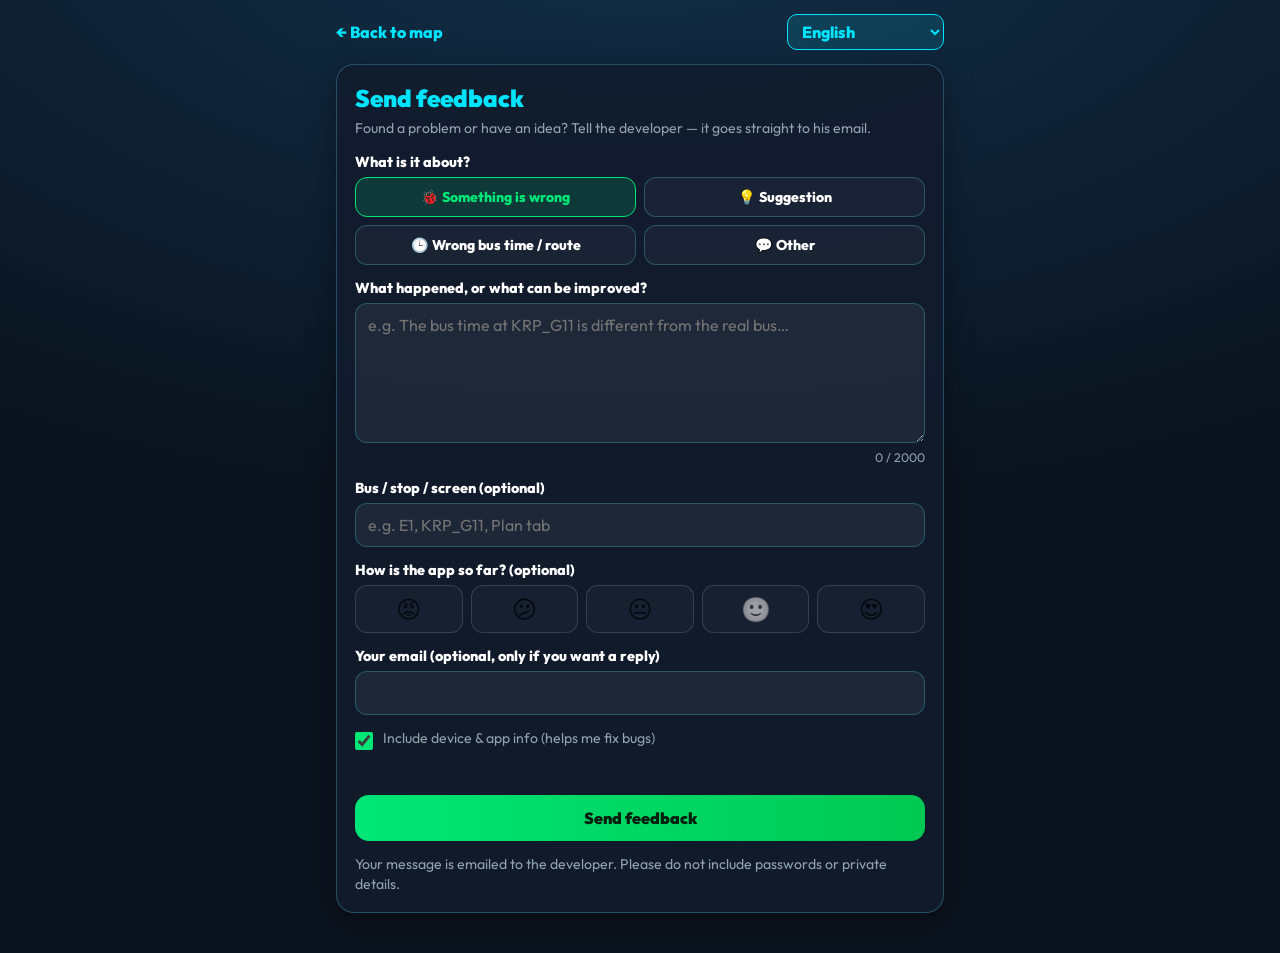
<file: feedback.html>
<!DOCTYPE html>
<html lang="en">
<head>
<meta charset="utf-8">
<meta name="viewport" content="width=device-width, initial-scale=1, viewport-fit=cover">
<meta name="theme-color" content="#1558d6">
<title>Send feedback – UTM Shuttle</title>
<script async src="https://www.googletagmanager.com/gtag/js?id=G-QHZVRPJQYV"></script>
<script>
  window.dataLayer = window.dataLayer || [];
  function gtag(){dataLayer.push(arguments);}
  gtag('js', new Date());
  gtag('config', 'G-QHZVRPJQYV');
</script>
<link rel="stylesheet" href="css/feedback.css?v4">
</head>
<body>
<header class="fbbar">
  <a class="back" href="index.html">← <span data-t="back">Back to map</span></a>
  <select id="langSel" aria-label="Language"><option value="en">English</option><option value="ms">Bahasa Melayu</option><option value="zh">中文</option></select>
</header>

<main class="fbwrap">
  <section class="card" id="formCard">
    <h1 data-t="title">Send feedback</h1>
    <p class="muted" data-t="intro">Found a problem or have an idea? Tell the developer.</p>

    <form id="fbForm" novalidate>
      <fieldset>
        <legend class="lbl" data-t="l_type">What is it about?</legend>
        <div class="types">
          <label><input type="radio" name="type" value="issue" checked><span data-t="t_issue">🐞 Something is wrong</span></label>
          <label><input type="radio" name="type" value="improve"><span data-t="t_improve">💡 Suggestion</span></label>
          <label><input type="radio" name="type" value="schedule"><span data-t="t_schedule">🕒 Wrong bus time / route</span></label>
          <label><input type="radio" name="type" value="other"><span data-t="t_other">💬 Other</span></label>
        </div>
      </fieldset>

      <div>
        <label class="lbl" for="message" data-t="l_msg">What happened, or what can be improved?</label>
        <textarea id="message" name="message" maxlength="2000" required data-ph="ph_msg"></textarea>
        <div class="count" id="count">0 / 2000</div>
      </div>

      <div>
        <label class="lbl" for="where" data-t="l_where">Bus / stop / screen (optional)</label>
        <input type="text" id="where" name="where" maxlength="200" data-ph="ph_where" autocomplete="off">
      </div>

      <div>
        <span class="lbl" data-t="l_rate">How is the app so far? (optional)</span>
        <div class="rate" role="group">
          <button type="button" data-v="1" aria-label="1">😡</button><button type="button" data-v="2" aria-label="2">😕</button><button type="button" data-v="3" aria-label="3">😐</button><button type="button" data-v="4" aria-label="4">🙂</button><button type="button" data-v="5" aria-label="5">😍</button>
        </div>
      </div>

      <div>
        <label class="lbl" for="email" data-t="l_email">Your email (optional)</label>
        <input type="email" id="email" name="email" maxlength="120" autocomplete="email" inputmode="email">
      </div>

      <label class="chk"><input type="checkbox" id="tech" name="tech" checked><span data-t="l_tech">Include device &amp; app info</span></label>

      <!-- honeypot: hidden from people, bots tick it -->
      <div class="hp" aria-hidden="true"><label>Do not tick <input type="checkbox" name="botcheck" tabindex="-1" autocomplete="off"></label></div>

      <div id="status" class="status" role="status" aria-live="polite"></div>
      <button class="send" id="sendBtn" type="submit" data-t="send">Send feedback</button>
      <p class="muted" data-t="privacy">Your message is emailed to the developer.</p>
    </form>
  </section>

  <section class="card hide" id="doneCard">
    <h1 data-t="ok_title">Thank you! 🎉</h1>
    <p class="muted" data-t="ok_text">Your feedback was sent.</p>
    <button class="ghost" id="againBtn" type="button" data-t="again">Send another</button>
    <a class="send" href="index.html" data-t="home">Back to map</a>
  </section>
  <noscript><p class="muted">Please enable JavaScript to send feedback.</p></noscript>
</main>

<script src="js/config.js"></script>
<script src="js/feedback-core.js"></script>
<script src="js/feedback.js"></script>
</body>
</html>
</file>
<file: css/feedback.css>
@import url('https://fonts.googleapis.com/css2?family=Outfit:wght@400;600;800;900&display=swap');
:root{--bg:#0b131e;--card:rgba(18,28,45,.92);--line:rgba(77,208,225,.3);--blue:#00e5ff;--green:#00e676;--yellow:#ffea00;--red:#ff2a6d;--text:#fff;--sub:#90a4ae}
*{box-sizing:border-box;margin:0;padding:0}
body{font-family:'Outfit',system-ui,-apple-system,'PingFang SC','Microsoft YaHei','Noto Sans SC',sans-serif;background:radial-gradient(1200px 600px at 50% -10%,#12304a,var(--bg));color:var(--text);min-height:100vh;padding:env(safe-area-inset-top) 0 env(safe-area-inset-bottom);-webkit-tap-highlight-color:transparent}
.hide{display:none!important}
.fbbar{display:flex;justify-content:space-between;align-items:center;gap:10px;max-width:640px;margin:0 auto;padding:14px 16px}
.back{color:var(--blue);text-decoration:none;font-weight:800}
select,input,textarea,button{font-family:inherit;font-size:1rem}
select{background:rgba(0,229,255,.12);color:var(--blue);border:1px solid var(--blue);border-radius:10px;padding:6px 10px;font-weight:800}
.fbwrap{max-width:640px;margin:0 auto;padding:0 16px 40px}
.card{background:var(--card);border:1px solid var(--line);border-radius:18px;padding:18px;box-shadow:0 8px 30px rgba(0,0,0,.35)}
h1{color:var(--blue);font-size:1.5rem;font-weight:900;margin-bottom:6px}
.muted{color:var(--sub);font-size:.88rem;line-height:1.4}
form{display:flex;flex-direction:column;gap:14px;margin-top:14px}
.lbl{font-weight:800;font-size:.9rem;display:block;margin-bottom:6px}
fieldset{border:0;display:flex;flex-direction:column}
.types{display:grid;grid-template-columns:1fr 1fr;gap:8px}
.types input{position:absolute;opacity:0;pointer-events:none}
.types label span{display:block;text-align:center;padding:10px 8px;border:1px solid var(--line);border-radius:12px;background:rgba(255,255,255,.04);cursor:pointer;font-weight:800;font-size:.88rem}
.types input:checked+span{border-color:var(--green);background:rgba(0,230,118,.14);color:var(--green)}
.types input:focus-visible+span{outline:2px solid var(--yellow)}
textarea,input[type=text],input[type=email]{width:100%;background:rgba(255,255,255,.06);color:var(--text);border:1px solid var(--line);border-radius:12px;padding:11px 12px}
textarea{min-height:140px;resize:vertical}
textarea:focus,input:focus{outline:2px solid var(--blue);outline-offset:0}
.count{text-align:right;color:var(--sub);font-size:.78rem;margin-top:3px}
.rate{display:flex;gap:8px}
.rate button{flex:1;font-size:1.5rem;padding:8px 0;border:1px solid var(--line);border-radius:12px;background:rgba(255,255,255,.04);cursor:pointer;filter:grayscale(1);opacity:.7}
.rate button.on{filter:none;opacity:1;border-color:var(--yellow);background:rgba(255,234,0,.14)}
.chk{display:flex;gap:10px;align-items:flex-start;font-size:.88rem;color:var(--sub);cursor:pointer}
.chk input{margin-top:3px;width:18px;height:18px;accent-color:var(--green)}
.hp{position:absolute;left:-9999px;width:1px;height:1px;overflow:hidden}
.status{min-height:1.2em;font-weight:800;font-size:.9rem}
.status.err{color:var(--red)}
.send,.ghost{display:inline-block;text-align:center;text-decoration:none;border:0;border-radius:14px;padding:13px 16px;font-weight:900;cursor:pointer}
.send{background:linear-gradient(90deg,var(--green),#00c853);color:#04210f}
.send:disabled{opacity:.6;cursor:wait}
.ghost{background:rgba(0,229,255,.12);border:1px solid var(--blue);color:var(--blue)}
#doneCard{text-align:center;display:flex;flex-direction:column;gap:12px;align-items:center;padding:30px 18px}
@media (prefers-reduced-motion:no-preference){.send:not(:disabled):active{transform:scale(.98)}}
</file>
